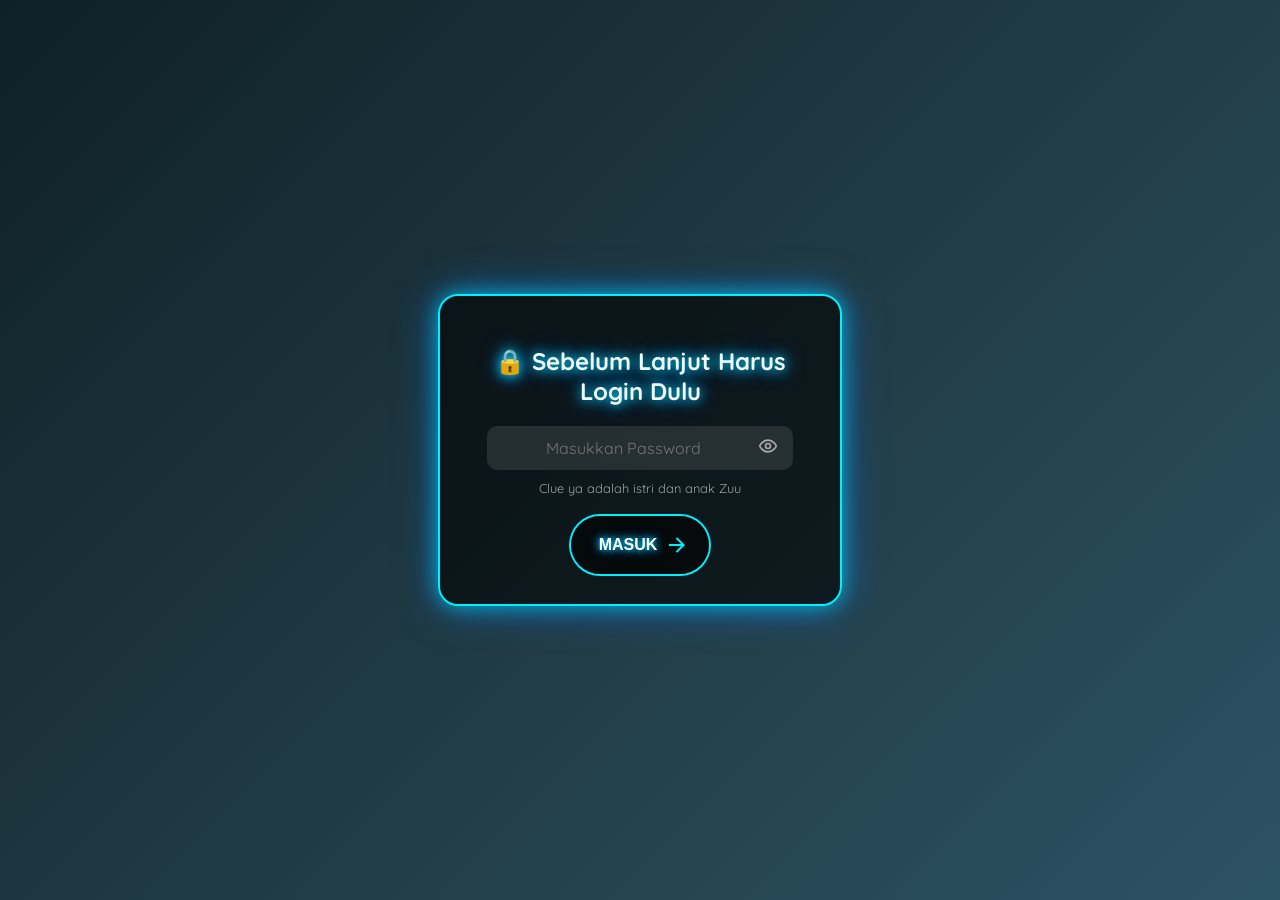
<file: ultah/index.html>
<!DOCTYPE html>
<html lang="id">

<head>
  <meta charset="UTF-8">
  <meta name="viewport" content="width=device-width, initial-scale=1.0">
  <title> Login </title>
  <link rel="stylesheet" href="css/style.css">
  <link rel="icon" type="image/x-icon" href="img/Akane.jpeg">
</head>

<body>
  <div class="login-box">
    <h2>🔒 Sebelum Lanjut Harus Login Dulu</h2>
    <div class="password-container">
      <input type="password" id="password" placeholder="Masukkan Password">
      <span id="togglePassword" class="toggle-password">
        <svg id="eye-open" xmlns="http://www.w3.org/2000/svg" width="20" height="20" viewBox="0 0 24 24" fill="none"
          stroke="currentColor" stroke-width="2" stroke-linecap="round" stroke-linejoin="round">
          <path d="M2 12s3-7 10-7 10 7 10 7-3 7-10 7-10-7-10-7Z"></path>
          <circle cx="12" cy="12" r="3"></circle>
        </svg>
        <svg id="eye-closed" xmlns="http://www.w3.org/2000/svg" width="20" height="20" viewBox="0 0 24 24" fill="none"
          stroke="currentColor" stroke-width="2" stroke-linecap="round" stroke-linejoin="round" style="display: none;">
          <path d="M9.9 9.9 4.2 4.2C2.1 6.3 1 9 1 12s1.1 5.7 3.2 7.8l5.7-5.7Z"></path>
          <path d="m14.1 14.1 5.7 5.7C21.9 17.7 23 15 23 12s-1.1-5.7-3.2-7.8l-5.7 5.7Z"></path>
          <path d="M12 17.3a5.3 5.3 0 0 1-2.8-.8l-4.9 4.9"></path>
          <path d="M1.1 1.1 22.9 22.9"></path>
          <path d="M14.8 12a2.8 2.8 0 0 0-4-4l-4.9-4.9"></path>
        </svg>
      </span>
    </div>
    <p class="clue">Clue ya adalah istri dan anak Zuu</p>
    <button class="animated-button" id="loginBtn">
      <svg viewBox="0 0 24 24" class="arr-2" xmlns="http://www.w3.org/2000/svg">
        <path
          d="M16.1716 10.9999L10.8076 5.63589L12.2218 4.22168L20 11.9999L12.2218 19.778L10.8076 18.3638L16.1716 12.9999H4V10.9999H16.1716Z">
        </path>
      </svg>
      <span class="text">MASUK</span>
      <span class="circle"></span>
      <svg viewBox="0 0 24 24" class="arr-1" xmlns="http://www.w3.org/2000/svg">
        <path
          d="M16.1716 10.9999L10.8076 5.63589L12.2218 4.22168L20 11.9999L12.2218 19.778L10.8076 18.3638L16.1716 12.9999H4V10.9999H16.1716Z">
        </path>
      </svg>
    </button>
    <div class="error" id="errorMsg">Hahaha Salah Password🤣</div>
  </div>

  <script src="js/style.js"></script>
</body>

</html>
</file>
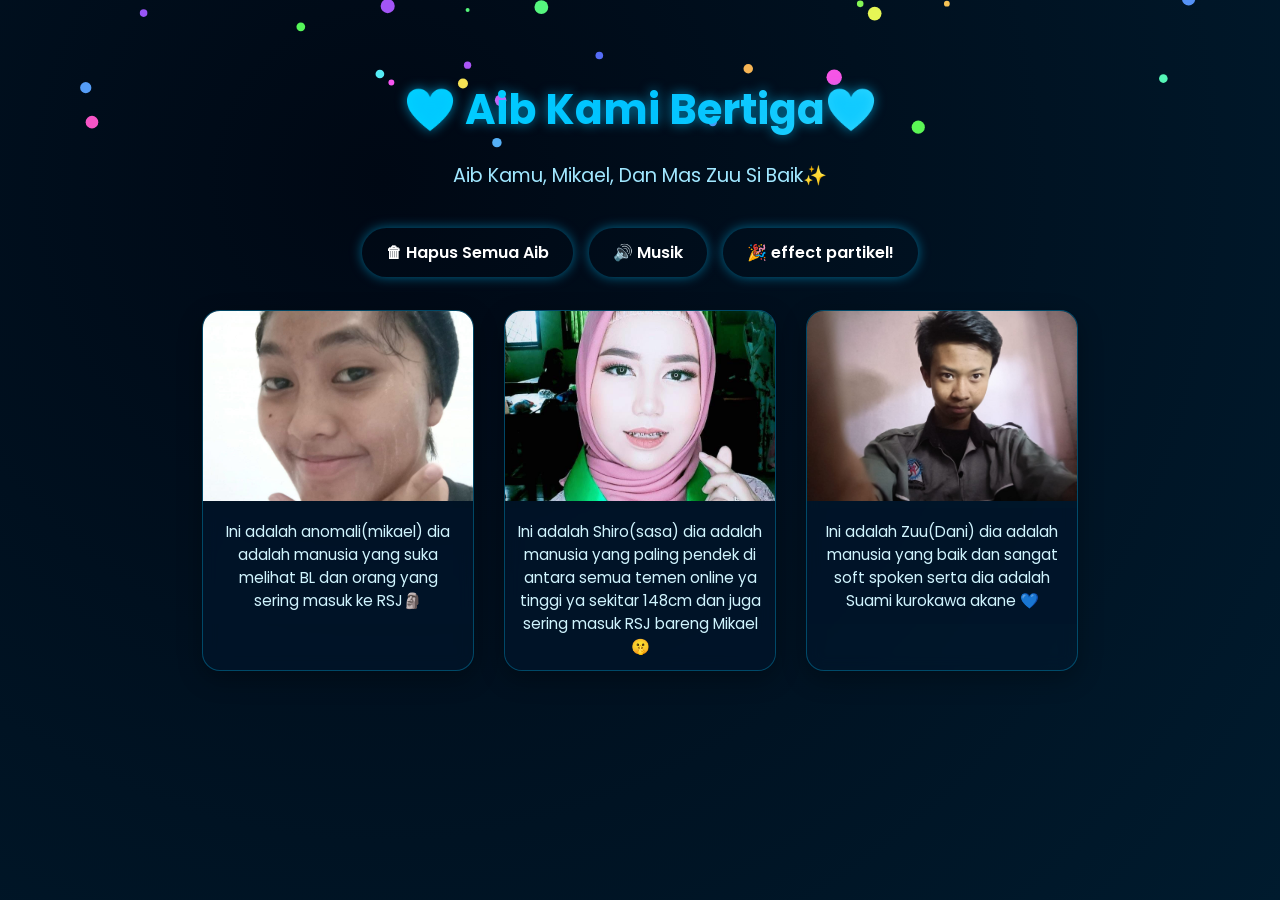
<file: ultah/aib.html>
<!DOCTYPE html>
<html lang="id">

<head>
    <meta charset="UTF-8" />
    <meta name="viewport" content="width=device-width, initial-scale=1.0" />
    <title>Aib</title>
    <link rel="icon" type="image/x-icon" href="img/Akane.jpeg" />
    <link rel="stylesheet" href="css/aib.css">
</head>

<body>
    <div class="stars"></div>
    <div class="twinkling"></div>

    <div class="container">
        <h1>💙 Aib Kami Bertiga💙</h1>
        <p class="desc">Aib Kamu, Mikael, Dan Mas Zuu Si Baik✨</p>

        <div class="controls">
            <button class="btn" id="clear-all">
                <span>🗑 Hapus Semua Aib</span>
            </button>
            <button class="btn" id="restore-all">
                <span>🔁 Pulihkan Aib</span>
            </button>
            <button class="btn" id="music-btn">
                <span>🔊 Musik</span>
            </button>
            <button class="btn" id="celebrate">
                <span>🎉 effect partikel!</span>
            </button>
        </div>

        <div class="gallery" id="gallery"></div>

        <div id="empty-state">
            <svg viewBox="0 0 24 24" fill="none" xmlns="http://www.w3.org/2000/svg">
                <circle cx="12" cy="9" r="2" fill="#00c3ff" />
                <circle cx="12" cy="9" r="1" fill="#0077ff" />
                <path
                    d="M12 14C14.2091 14 16 12.2091 16 10C16 7.79086 14.2091 6 12 6C9.79086 6 8 7.79086 8 10C8 12.2091 9.79086 14 12 14Z"
                    stroke="#00c3ff" stroke-width="1.5" />
                <path d="M5 20C5 16.134 8.13401 13 12 13C15.866 13 19 16.134 19 20" stroke="#00c3ff" stroke-width="1.5"
                    stroke-linecap="round" />
                <path d="M3 12L5 10" stroke="#ff5757" stroke-width="1.5" stroke-linecap="round" />
                <path d="M21 12L19 10" stroke="#ff5757" stroke-width="1.5" stroke-linecap="round" />
            </svg>
            <p>Yah, aibnya dihapus...<br><strong>pulihkan</strong> lagi gak! 🤬</p>
        </div>
    </div>

    <canvas id="confetti"></canvas>

    <!-- Audio Elements -->
    <audio id="bg-music" preload="none">
        <source
            src="sound/mangu.mp3"
            type="audio/mpeg">
    </audio>
    <audio id="laugh-sound" preload="auto">
        <source
            src="sound/error_CDOxCYm.mp3"
            type="audio/mpeg">
    </audio>

    <script src="js/aib.js"></script>
</body>

</html>
</file>
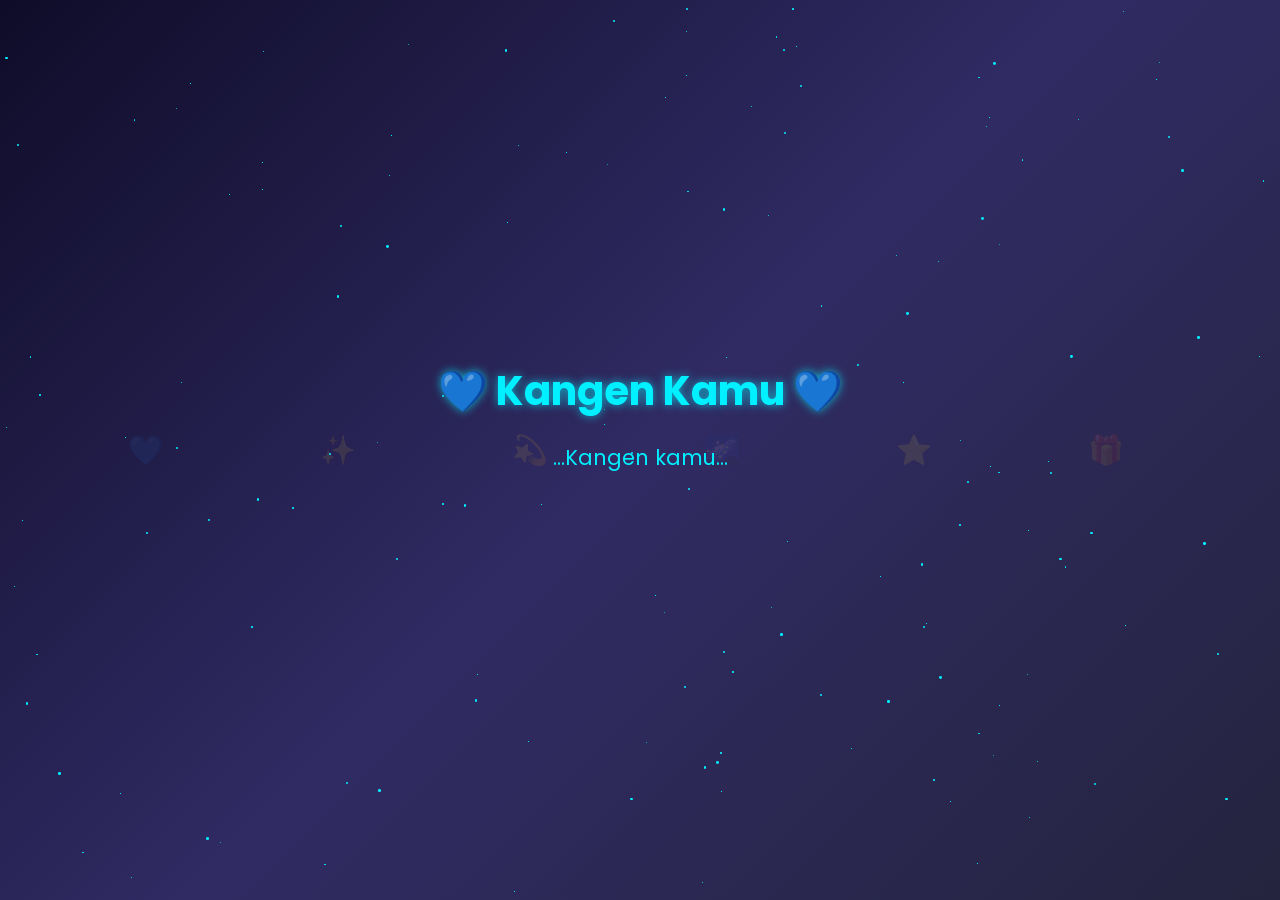
<file: ultah/bonus.html>
<!DOCTYPE html>
<html lang="id">

<head>
    <meta charset="UTF-8">
    <meta name="viewport" content="width=device-width, initial-scale=1.0">
    <title>kangen</title>
    <link rel="icon" type="image/x-icon" href="img/Akane.jpeg" />
    <link rel="stylesheet" href="css/bonus.css">
</head>

<body>
    <!-- Bintang berkelip -->
    <div class="stars" id="stars"></div>

    <!-- Elemen dekoratif mengambang -->
    <div class="decoration" style="left: 10%;">💙</div>
    <div class="decoration" style="left: 25%;">✨</div>
    <div class="decoration" style="left: 40%;">💫</div>
    <div class="decoration" style="left: 55%;">🌌</div>
    <div class="decoration" style="left: 70%;">⭐</div>
    <div class="decoration" style="left: 85%;">🎁</div>

    <div class="container">
        <h1>💙 Kangen Kamu 💙</h1>
        <div class="typewriter" id="typewriter-1">...</div>
        <div class="controls">
            <button id="play-music" style="display:none;">🔊 Putar Musik</button>
        </div>
        <div class="typewriter" id="typewriter-2" style="display:none;"></div>
    </div>

    <audio id="bg-music" loop>
        <source src="sound/asamlibrasi.mp3" type="audio/mpeg">
    </audio>

    <script src="js/bonus.js"></script>
</body>

</html>
</file>
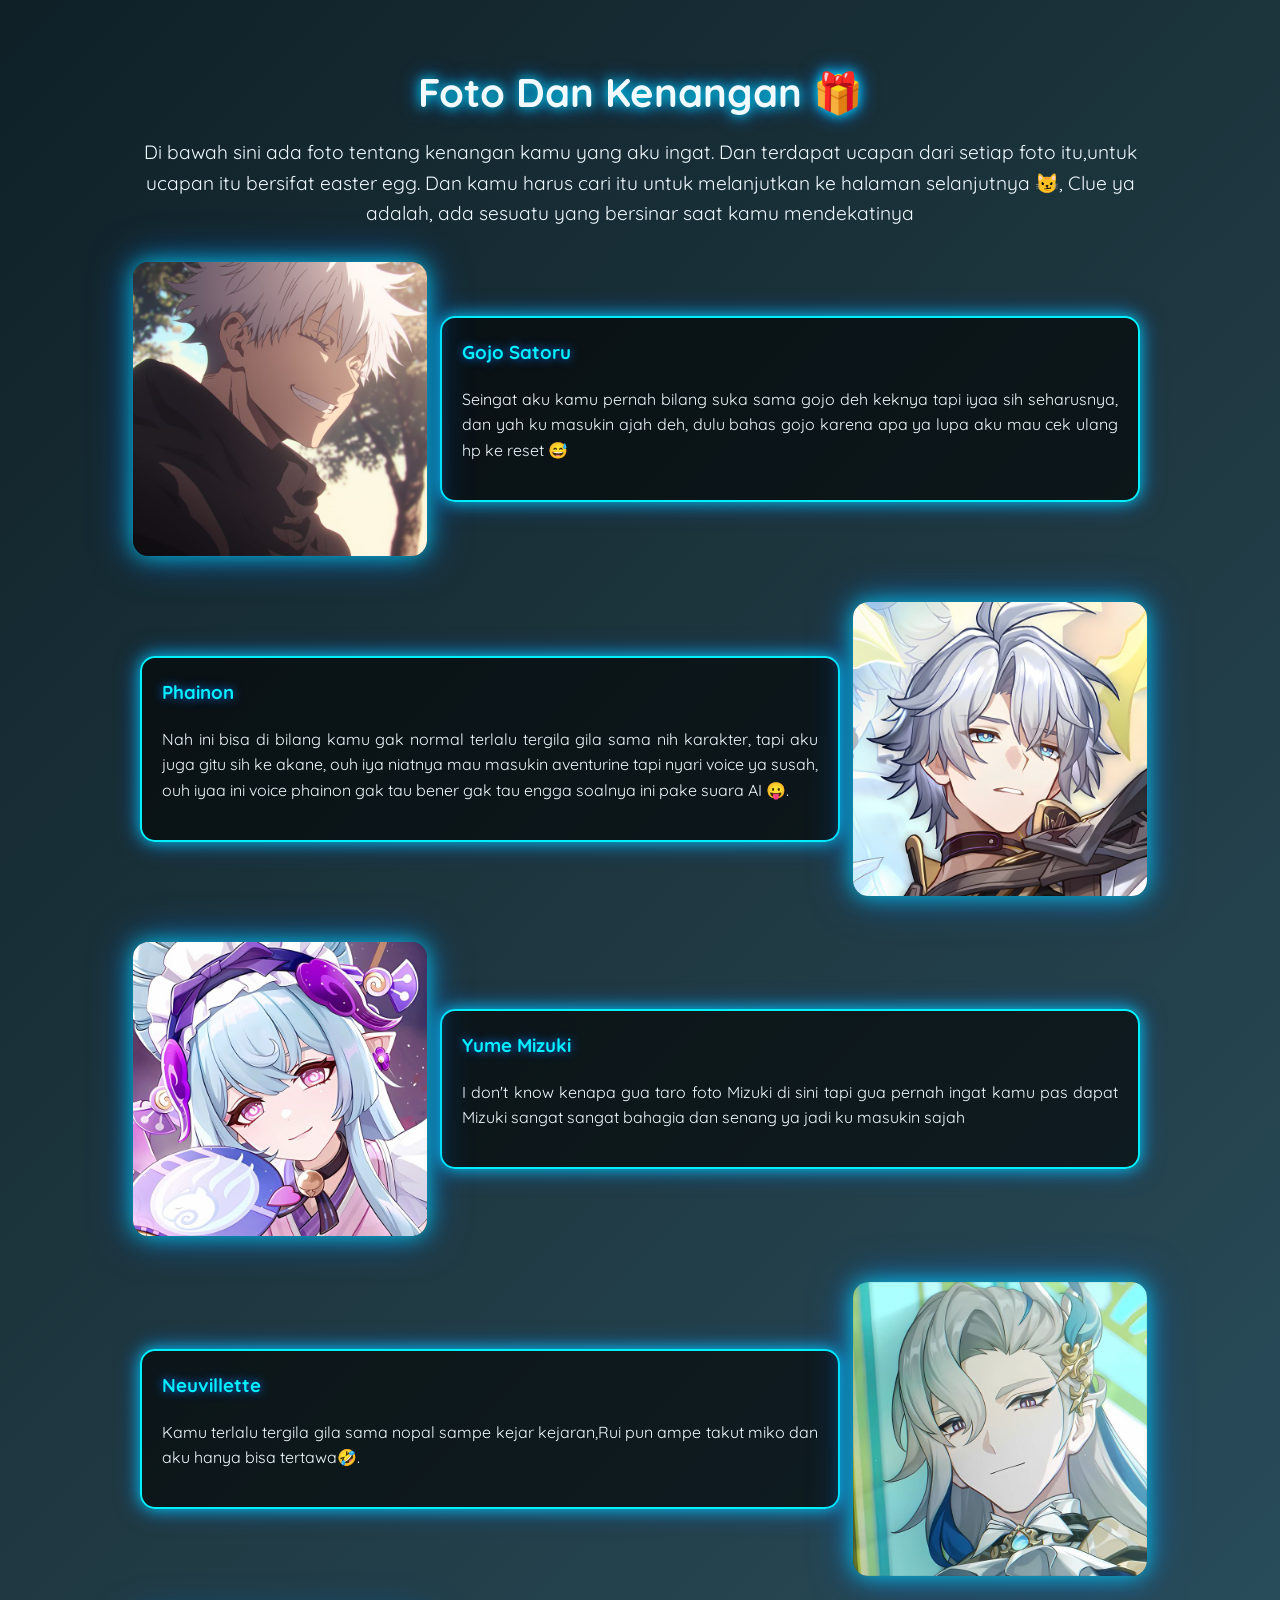
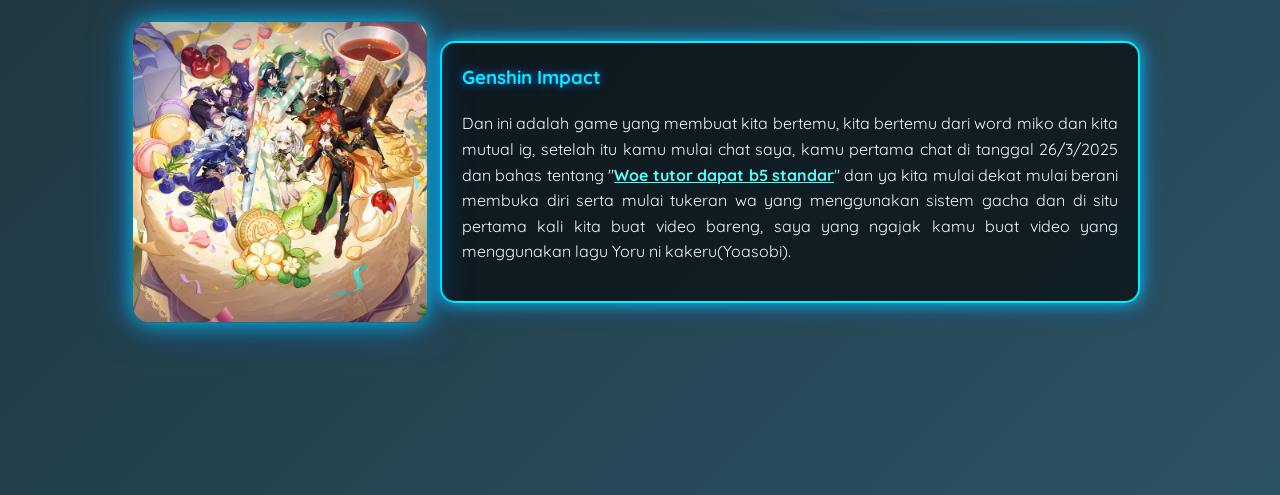
<file: ultah/foto.html>
<!DOCTYPE html>
<html lang="id">

<head>
  <meta charset="UTF-8">
  <meta name="viewport" content="width=device-width, initial-scale=1.0">
  <title>Foto Dan Kenangan</title>
  <link rel="stylesheet" href="css/foto.css">
  <link rel="icon" type="image/x-icon" href="img/Akane.jpeg"
    style="width: 150px; height: 150px; border-radius: 50%; object-fit: cover;">
</head>

<body>
  <div class="container">
    <h1 id="mainTitle">Foto Dan Kenangan <span id="giftEmoji" data-sound="sound/ciro.mp3" role="button" tabindex="0"
        title="Kejutan?">🎁</span></h1>
    <p class="intro">
      Di bawah sini ada foto tentang kenangan kamu yang aku ingat.
      Dan terdapat ucapan dari setiap foto itu,untuk ucapan itu bersifat easter egg.
      Dan kamu harus cari itu untuk melanjutkan ke halaman selanjutnya 😼, Clue ya adalah, ada sesuatu yang bersinar
      saat kamu mendekatinya
    </p>

    <div class="photo-section">
      <img src="img/gojo.jpg" alt="Foto 1" data-sound="sound/gojo.mp3" tabindex="0" role="button"
        title="Klik untuk kejutan" class="trackable-egg">
      <div class="text">
        <h3>Gojo Satoru</h3>
        <p>Seingat aku kamu pernah bilang suka sama gojo deh keknya tapi iyaa sih seharusnya, dan yah ku masukin ajah
          deh, dulu bahas gojo karena apa ya lupa aku mau cek ulang hp ke reset 😅</p>
      </div>
    </div>

    <div class="photo-section reverse">
      <img src="img/imon.jpg" alt="Foto 2" data-sound="sound/phainon.mp3" tabindex="0" role="button"
        title="Klik untuk kejutan" class="trackable-egg">
      <div class="text">
        <h3>Phainon</h3>
        <p>Nah ini bisa di bilang kamu gak normal terlalu tergila gila sama nih karakter, tapi aku juga gitu sih ke
          akane, ouh iya niatnya mau masukin aventurine tapi nyari voice ya susah, ouh iyaa ini voice phainon gak tau
          bener gak tau engga soalnya ini pake suara AI 😛.</p>
      </div>
    </div>

    <div class="photo-section">
      <img src="img/mizuki.jpg" alt="Foto 3" data-sound="sound/mizuki.mp3" tabindex="0" role="button"
        title="Klik untuk kejutan" class="trackable-egg">
      <div class="text">
        <h3>Yume Mizuki</h3>
        <p>I don't know kenapa gua taro foto Mizuki di sini tapi gua pernah ingat kamu pas dapat Mizuki sangat sangat
          bahagia dan senang ya jadi ku masukin sajah</p>
      </div>
    </div>

    <div class="photo-section reverse">
      <img src="img/nopal.jpg" alt="Foto 4" data-sound="sound/nopal.m4a" tabindex="0" role="button"
        title="Klik untuk kejutan" class="trackable-egg">
      <div class="text">
        <h3>Neuvillette</h3>
        <p>Kamu terlalu tergila gila sama nopal sampe kejar kejaran,Rui pun ampe takut miko dan aku hanya bisa
          tertawa🤣.</p>
      </div>
    </div>

    <div class="photo-section">
      <img src="img/impact.jpeg" alt="Foto Bonus" data-sound="sound/genshin.mp3" tabindex="0" role="button"
        title="Klik untuk kejutan">
      <div class="text">
        <h3>Genshin Impact</h3>
        <p>Dan ini adalah game yang membuat kita bertemu, kita bertemu dari word miko dan kita mutual ig, setelah itu
          kamu mulai chat saya, kamu pertama chat di tanggal 26/3/2025 dan bahas tentang "<span class="clickable-text"
            id="tutorB5">Woe tutor dapat b5 standar</span>" dan ya kita mulai dekat mulai berani membuka diri serta
          mulai tukeran wa yang menggunakan sistem gacha dan di situ pertama kali kita buat video bareng, saya yang
          ngajak kamu buat video yang menggunakan lagu Yoru ni kakeru(Yoasobi).</p>
      </div>
    </div>

    <div class="next-btn" id="nextBtn" aria-hidden="true">
      <div style="text-align:center">
        <div class="progress" id="progressText"></div>
        <a href="vn.html" id="nextLink">
          <button type="button" class="btn" aria-label="Lanjut">
            <strong>LANJUT 🚀</strong>
            <div id="container-stars">
              <div id="stars"></div>
            </div>
            <div id="glow">
              <div class="circle"></div>
              <div class="circle"></div>
            </div>
          </button>
        </a>
      </div>
    </div>

  </div>

  <audio id="music"></audio>

  <!-- Modal untuk Foto -->
  <div id="photoModal" class="modal-overlay">
    <span class="close-modal" id="closeModalBtn">&times;</span>
    <img class="modal-content" src="img/gg.jpg" alt="Tutor B5">
  </div>

  <div class="loader-overlay" id="loader">
    <div class="loader-wrapper">
      <span class="loader-letter">L</span>
      <span class="loader-letter">o</span>
      <span class="loader-letter">a</span>
      <span class="loader-letter">d</span>
      <span class="loader-letter">i</span>
      <span class="loader-letter">n</span>
      <span class="loader-letter">g</span>
      <span class="loader-letter">.</span>
      <span class="loader-letter">D</span>
      <span class="loader-letter">u</span>
      <span class="loader-letter">l</span>
      <span class="loader-letter">u</span>
      <div class="loader"></div>
    </div>
  </div>

  <script src="js/foto.js"></script>
</body>

</html>
</file>
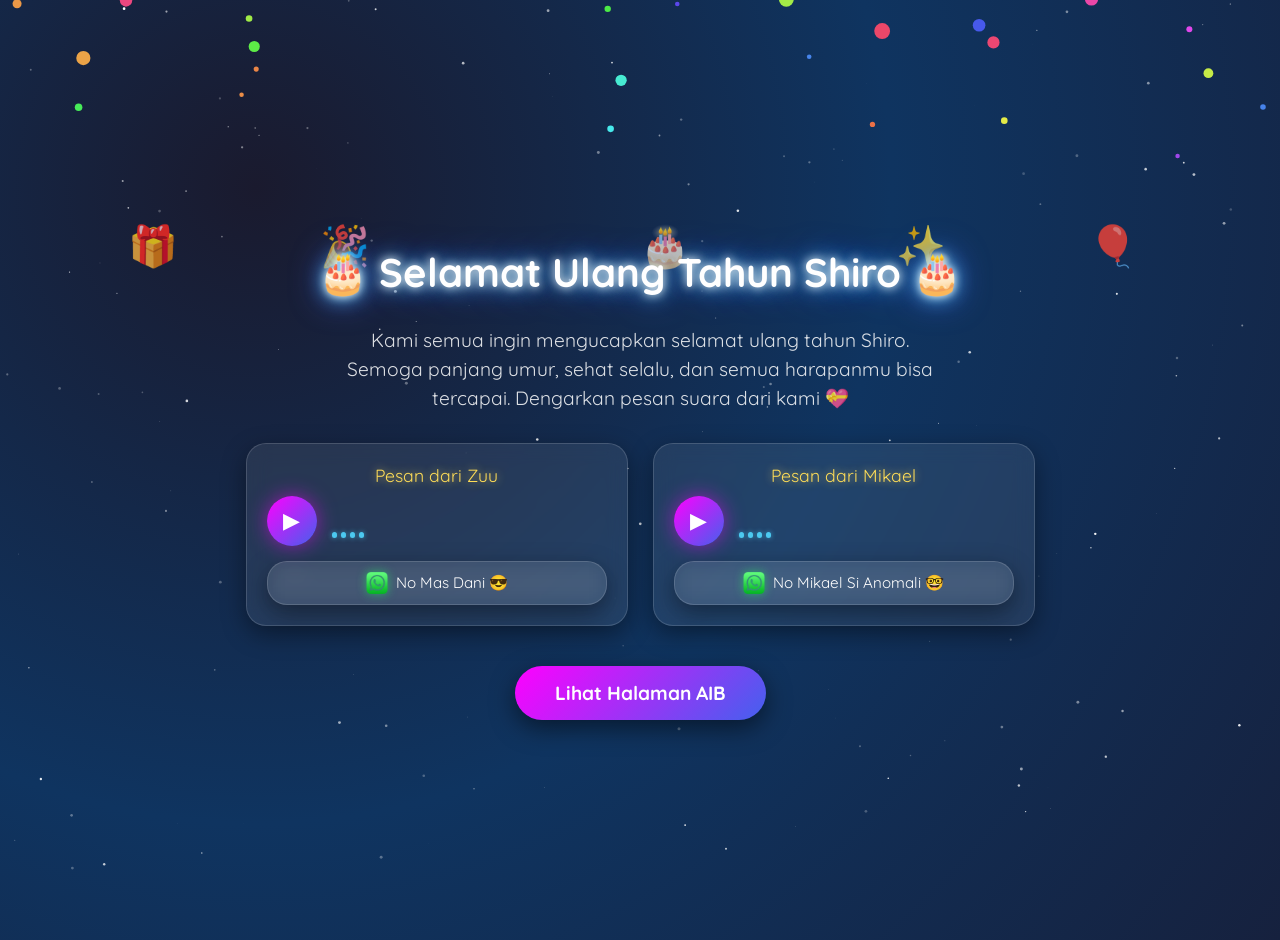
<file: ultah/vn.html>
<!DOCTYPE html>
<html lang="id">
<head>
  <meta charset="UTF-8">
  <meta name="viewport" content="width=device-width, initial-scale=1.0">
  <title>Ucapan Ulang Tahun 🎉</title>
  <link rel="stylesheet" href="css/vn.css">
  <link rel="icon" type="image/x-icon" href="img/Akane.jpeg"
    style="width: 150px; height: 150px; border-radius: 50%; object-fit: cover;">
</head>

<body>
  <canvas id="universe"></canvas>
  <canvas id="confetti"></canvas>
  <div class="main-container">
    <h1>🎂 Selamat Ulang Tahun Shiro 🎂</h1>
    <p>
      Kami semua ingin mengucapkan selamat ulang tahun Shiro.
      Semoga panjang umur, sehat selalu, dan semua harapanmu bisa tercapai.
      Dengarkan pesan suara dari kami 💝
    </p>

    <!-- Voice Note Cards -->
    <div class="vn-container">
      <div class="vn-card">
        <div class="vn-title">Pesan dari Zuu</div>
        <div class="player">
          <button class="play-btn" data-audio="sound/Zuu-Ucapan.mp3">▶</button>
          <div class="wave">
            <div class="bar"></div>
            <div class="bar"></div>
            <div class="bar"></div>
            <div class="bar"></div>
          </div>
        </div>
        <!-- Wa Zuu -->
        <a href="https://wa.me/6289507720402" target="_blank" class="whatsapp-btn">
          <img src="img/wa.png" alt="WhatsApp"> No Mas Dani 😎
        </a>
      </div>

      <div class="vn-card">
        <div class="vn-title">Pesan dari Mikael</div>
        <div class="player">
          <button class="play-btn" data-audio="sound/mikael.opus">▶</button>
          <div class="wave">
            <div class="bar"></div>
            <div class="bar"></div>
            <div class="bar"></div>
            <div class="bar"></div>
          </div>
        </div>
        <!-- Wa Mikael -->
        <a href="https://wa.me/6287786590708" target="_blank" class="whatsapp-btn">
          <img src="img/wa.png" alt="WhatsApp"> No Mikael Si Anomali 🤓
        </a>
      </div>
    </div>

    <!-- Dekorasi Balon & Kue -->
    <div class="decor balloon" style="left: 10%;">🎁</div>
    <div class="decor balloon" style="left: 25%; animation-delay: 3s;">🎉</div>
    <div class="decor" style="left: 50%; animation-delay: 6s;">🎂</div>
    <div class="decor balloon" style="left: 70%; animation-delay: 2s;">✨</div>
    <div class="decor balloon" style="left: 85%; animation-delay: 5s;">🎈</div>

    <!-- Tombol ke aib.html -->
    <div class="aib-button-container">
      <a href="aib.html" class="aib-btn">Lihat Halaman AIB</a>
    </div>

    <script src="js/vn.js"></script>
</body>
</html>
</file>
<file: ultah/css/style.css>
@import url("https://fonts.googleapis.com/css2?family=Quicksand:wght@500&display=swap");

body {
  margin: 0;
  padding: 0;
  height: 100vh;
  display: flex;
  justify-content: center;
  align-items: center;
  font-family: "Quicksand", sans-serif;
  background: linear-gradient(135deg, #0f2027, #203a43, #2c5364);
  color: #f0faff;
  overflow: hidden;
}

.login-box {
  width: 340px;
  padding: 30px;
  background: rgba(0, 0, 0, 0.6);
  border-radius: 20px;
  border: 2px solid #00f0ff;
  box-shadow: 0 0 20px rgba(0, 240, 255, 0.6), 0 0 40px rgba(0, 119, 255, 0.6);
  text-align: center;
  animation: glow-border 3s infinite alternate;
}

@keyframes glow-border {
  from {
    box-shadow: 0 0 20px rgba(0, 240, 255, 0.6), 0 0 40px rgba(0, 119, 255, 0.6);
  }

  to {
    box-shadow: 0 0 30px rgba(0, 200, 255, 0.9), 0 0 50px rgba(0, 255, 255, 0.7);
  }
}

h2 {
  margin-bottom: 20px;
  text-shadow: 0 0 12px #00f0ff, 0 0 20px #0077ff;
}

.password-container {
  position: relative;
  width: 90%;
  margin: 0 auto 20px;
}

input[type="password"],
input[type="text"] {
  width: 100%;
  margin-bottom: 0;
  padding: 12px;
  padding-right: 45px;
  /* Ruang untuk ikon mata */
  box-sizing: border-box;
  border: none;
  border-radius: 10px;
  outline: none;
  font-size: 1rem;
  font-family: "Quicksand", sans-serif;
  background: rgba(255, 255, 255, 0.1);
  color: #fff;
  text-align: center;
  transition: 0.3s ease;
}

input[type="password"]:focus,
input[type="text"]:focus {
  box-shadow: 0 0 12px #00f0ff, 0 0 20px #0077ff;
}

.toggle-password {
  position: absolute;
  top: 50%;
  right: 15px;
  transform: translateY(-50%);
  cursor: pointer;
  color: #aaa;
  transition: color 0.2s ease;
}

.toggle-password:hover {
  color: #00f0ff;
}

/* Tombol Animasi Baru */
.animated-button {
  position: relative;
  display: flex;
  align-items: center;
  gap: 4px;
  padding: 16px 36px;
  border: 4px solid;
  border-color: transparent;
  font-size: 16px;
  background-color: inherit;
  border-radius: 100px;
  font-weight: 600;
  color: #00f0ff;
  box-shadow: 0 0 0 2px #00f0ff;
  cursor: pointer;
  overflow: hidden;
  transition: all 0.6s cubic-bezier(0.23, 1, 0.32, 1);
  margin: auto;
  width: fit-content;
  /* Lebar sesuai konten */
}

.animated-button svg {
  position: absolute;
  width: 24px;
  fill: #00f0ff;
  /* Disesuaikan dengan tema */
  z-index: 9;
  transition: all 0.8s cubic-bezier(0.23, 1, 0.32, 1);
}

.animated-button .arr-1 {
  right: 16px;
}

.animated-button .arr-2 {
  left: -25%;
}

.animated-button .circle {
  position: absolute;
  top: 50%;
  left: 50%;
  transform: translate(-50%, -50%);
  width: 20px;
  height: 20px;
  background-color: #00f0ff;
  /* Disesuaikan dengan tema */
  border-radius: 50%;
  opacity: 0;
  transition: all 0.8s cubic-bezier(0.23, 1, 0.32, 1);
}

.animated-button .text {
  position: relative;
  z-index: 1;
  transform: translateX(-12px);
  transition: all 0.8s cubic-bezier(0.23, 1, 0.32, 1);
  color: #fff;
  /* Warna teks awal */
  text-shadow: 0 0 6px #00f0ff, 0 0 12px #0077ff;
}

.animated-button:hover {
  box-shadow: 0 0 0 12px transparent;
  color: #212121;
  border-radius: 12px;
}

.animated-button:hover .arr-1 {
  right: -25%;
}

.animated-button:hover .arr-2 {
  left: 16px;
}

.animated-button:hover .text {
  transform: translateX(12px);
  color: #0f2027;
  /* Warna teks saat hover */
  text-shadow: none;
}

.animated-button:hover svg {
  fill: #0f2027;
  /* Warna ikon saat hover */
}

.animated-button:active {
  scale: 0.95;
  box-shadow: 0 0 0 4px #00f0ff;
  /* Disesuaikan dengan tema */
}

.animated-button:hover .circle {
  width: 220px;
  height: 220px;
  opacity: 1;
}

/* Pesan error */
.error {
  color: #ff6b6b;
  margin-top: 10px;
  font-size: 0.9rem;
  display: none;
  text-shadow: 0 0 8px #ff0000;
}

/* Shake animation */
@keyframes shake {
  0% {
    transform: translateX(0);
  }

  25% {
    transform: translateX(-6px);
  }

  50% {
    transform: translateX(6px);
  }

  75% {
    transform: translateX(-6px);
  }

  100% {
    transform: translateX(0);
  }
}

.shake {
  animation: shake 0.4s;
}

.clue {
  font-size: 0.8rem;
  color: rgba(255, 255, 255, 0.6);
  margin-top: -10px;
  margin-bottom: 20px;
}
</file>
<file: ultah/css/aib.css>
@import url("https://fonts.googleapis.com/css2?family=Poppins:wght@400;600;700&display=swap");

body {
  margin: 0;
  font-family: "Poppins", sans-serif;
  color: white;
  background: radial-gradient(circle at 30% 20%, #000814, #001b2e);
  overflow-x: hidden;
  min-height: 100vh;
}

.stars,
.twinkling {
  position: fixed;
  top: 0;
  left: 0;
  width: 100%;
  height: 100%;
  pointer-events: none;
  z-index: 0;
}

.stars {
  background: url("https://www.script-tutorials.com/demos/360/images/stars.png")
    repeat;
}

.twinkling {
  background: url("https://www.script-tutorials.com/demos/360/images/twinkling.png")
    repeat;
  animation: moveTwink 180s linear infinite;
  z-index: 1;
}

@keyframes moveTwink {
  from {
    background-position: 0 0;
  }

  to {
    background-position: -10000px 5000px;
  }
}

.container {
  position: relative;
  z-index: 2;
  text-align: center;
  padding: 50px 20px;
}

h1 {
  font-size: 2.6em;
  background: linear-gradient(90deg, #00f3ff, #00c3ff, #7df9ff);
  -webkit-background-clip: text;
  color: transparent;
  animation: shimmer 3s infinite alternate;
  text-shadow: 0 0 12px rgba(0, 195, 255, 0.6);
  margin-bottom: 20px;
}

@keyframes shimmer {
  0% {
    background-position: 0% 50%;
  }

  100% {
    background-position: 100% 50%;
  }
}

.desc {
  font-size: 1.2em;
  margin-bottom: 30px;
  color: #a0e7ff;
  max-width: 600px;
  margin-left: auto;
  margin-right: auto;
}

.btn {
  position: relative;
  padding: 12px 24px;
  font-family: "Poppins", sans-serif;
  font-weight: 600;
  font-size: 1em;
  color: white;
  background: transparent;
  border: none;
  border-radius: 50px;
  overflow: hidden;
  cursor: pointer;
  outline: none;
  margin: 8px;
  box-shadow: 0 0 12px rgba(0, 195, 255, 0.5);
  transition: transform 0.2s;
}

.btn::before {
  content: "";
  position: absolute;
  top: 0;
  left: 0;
  width: 100%;
  height: 100%;
  background: linear-gradient(90deg, #00c3ff, #0077ff);
  z-index: -1;
  opacity: 0.85;
  transform: scaleX(0);
  transform-origin: right;
  transition: transform 0.5s ease-in-out;
}

.btn:hover::before {
  transform: scaleX(1);
  transform-origin: left;
}

.btn span {
  position: relative;
  z-index: 1;
}

#music-btn.playing::before {
  background: linear-gradient(90deg, #ff5757, #ff0055) !important;
}

.controls {
  display: flex;
  justify-content: center;
  flex-wrap: wrap;
  margin: 25px 0;
}

.gallery {
  display: flex;
  flex-wrap: wrap;
  justify-content: center;
  gap: 30px;
  margin-top: 20px;
}

.photo-card {
  width: 270px;
  background: rgba(0, 25, 50, 0.45);
  border-radius: 18px;
  overflow: hidden;
  box-shadow: 0 8px 25px rgba(0, 0, 0, 0.3);
  backdrop-filter: blur(8px);
  border: 1px solid rgba(0, 195, 255, 0.3);
  transform: translateY(30px);
  opacity: 0;
  animation: fadeUp 0.8s forwards;
}

@keyframes fadeUp {
  to {
    opacity: 1;
    transform: translateY(0);
  }
}

.photo-card img {
  width: 100%;
  height: 190px;
  object-fit: cover;
}

.photo-card p {
  padding: 12px;
  color: #d0f5ff;
  font-size: 0.95em;
  margin: 0;
  background: rgba(0, 20, 40, 0.5);
}

#empty-state {
  display: none;
  text-align: center;
  margin-top: 40px;
  padding: 0 20px;
}

#empty-state svg {
  width: 200px;
  height: 200px;
  margin-bottom: 20px;
  filter: drop-shadow(0 0 10px rgba(0, 195, 255, 0.4));
}

#empty-state p {
  font-size: 1.3em;
  color: #7df9ff;
  max-width: 500px;
  margin: 0 auto;
  line-height: 1.5;
}

#confetti {
  position: fixed;
  top: 0;
  left: 0;
  width: 100%;
  height: 100%;
  z-index: 1;
  pointer-events: none;
}

@keyframes fadeOut {
  to {
    opacity: 0;
    transform: scale(0.85) translateY(40px);
  }
}

.removing {
  animation: fadeOut 0.5s forwards;
}

#restore-all {
  display: none;
}
</file>
<file: ultah/css/bonus.css>
@import url("https://fonts.googleapis.com/css2?family=Poppins:wght@300;400;600&display=swap");

body {
  margin: 0;
  font-family: "Poppins", sans-serif;
  background: linear-gradient(135deg, #0f0c29, #302b63, #24243e);
  color: #fff;
  height: 100vh;
  overflow: hidden;
  display: flex;
  justify-content: center;
  align-items: center;
  text-align: center;
}

.container {
  position: relative;
  z-index: 10;
  padding: 30px;
  max-width: 600px;
}

h1 {
  font-size: 2.5em;
  margin-bottom: 20px;
  color: #00f0ff; /* Biru neon */
  text-shadow: 0 0 10px rgba(0, 240, 255, 0.7);
  animation: slideInTop 1s ease-out;
}

.typewriter {
  font-size: 1.3em;
  margin: 20px 0;
  white-space: pre-line;
  line-height: 1.6;
  text-align: center;
  color: #00f0ff; /* Biru neon */
  min-height: 100px;
  animation: slideInBottom 1s ease-out;
}

.controls {
  margin-top: 25px;
}

button {
  background: transparent;
  color: #00f0ff; /* Biru neon */
  border: 2px solid #00f0ff; /* Biru neon */
  padding: 10px 20px;
  margin: 5px;
  border-radius: 30px;
  cursor: pointer;
  font-weight: 600;
  transition: all 0.3s;
  box-shadow: 0 0 8px rgba(0, 240, 255, 0.5);
  animation: pulse 2s infinite;
}

button:hover {
  background: rgba(0, 240, 255, 0.2);
  transform: scale(1.1);
  box-shadow: 0 0 20px rgba(0, 240, 255, 0.9);
}

.stars {
  position: absolute;
  top: 0;
  left: 0;
  width: 100%;
  height: 100%;
  pointer-events: none;
}

.star {
  position: absolute;
  background: #00f0ff; /* Biru neon */
  border-radius: 50%;
  animation: twinkle 3s infinite ease-in-out;
}

@keyframes twinkle {
  0%,
  100% {
    opacity: 0.3;
  }
  50% {
    opacity: 1;
  }
}

.decoration {
  position: absolute;
  font-size: 1.8em;
  opacity: 0.1;
  z-index: 0;
  animation: float 15s infinite linear;
}

@keyframes float {
  from {
    transform: translateY(100vh) rotate(0deg);
  }
  to {
    transform: translateY(-100px) rotate(360deg);
  }
}

@keyframes slideInTop {
  from {
    transform: translateY(-50px);
    opacity: 0;
  }
  to {
    transform: translateY(0);
    opacity: 1;
  }
}

@keyframes slideInBottom {
  from {
    transform: translateY(50px);
    opacity: 0;
  }
  to {
    transform: translateY(0);
    opacity: 1;
  }
}

@keyframes pulse {
  0%,
  100% {
    box-shadow: 0 0 8px rgba(0, 240, 255, 0.5);
  }
  50% {
    box-shadow: 0 0 20px rgba(0, 240, 255, 0.8);
  }
}
@media (max-width: 600px) {
  h1 {
    font-size: 2em;
  }

  .typewriter {
    font-size: 1.1em;
  }

  button {
    padding: 8px 16px;
    font-size: 0.9em;
  }
}
</file>
<file: ultah/css/foto.css>
@import url("https://fonts.googleapis.com/css2?family=Quicksand:wght@500&display=swap");

body {
  margin: 0;
  padding: 0;
  font-family: "Quicksand", sans-serif;
  background: linear-gradient(135deg, #0f2027, #203a43, #2c5364);
  color: #f0faff;
  overflow-x: hidden;
}

.container {
  max-width: 1000px;
  margin: auto;
  padding: 40px 20px;
}

h1 {
  text-align: center;
  font-size: 2.5rem;
  text-shadow: 0 0 12px #00f0ff, 0 0 20px #0077ff;
  margin-bottom: 20px;
}

h1 > span {
  display: inline-block;
  cursor: pointer;
  transition: transform 0.2s ease;
}

h1 > span:hover {
  transform: scale(1.2) rotate(10deg);
}

h1 > span.played {
  transform: scale(0.9);
  opacity: 0.7;
  cursor: default;
}

p.intro {
  text-align: center;
  font-size: 1.2rem;
  margin-bottom: 40px;
  line-height: 1.6;
}

/* Gambar sebagai easter-egg (lebih subtle): fokus dan hover menampilkan ring */
.photo-section img {
  width: 28%;
  border-radius: 15px;
  transform: scale(1.05);
  box-shadow: 0 0 20px rgba(0, 240, 255, 0.7), 0 0 40px rgba(0, 119, 255, 0.6);
  transition: transform 0.3s ease, box-shadow 0.3s ease, outline 0.15s ease;
  cursor: pointer;
  outline: none;
}

.photo-section img:focus {
  box-shadow: 0 0 28px rgba(0, 240, 255, 0.95), 0 0 48px rgba(0, 119, 255, 0.8);
  transform: scale(1.08);
}

.photo-section {
  display: flex;
  align-items: center;
  margin-bottom: 60px;
  gap: 20px;
  flex-wrap: wrap;
  opacity: 0;
  transform: translateY(30px);
  transition: all 1s ease;
}

.photo-section.show {
  opacity: 1;
  transform: translateY(0);
}

.photo-section img {
  width: 28%;
  border-radius: 15px;
  transform: scale(1.05);
  box-shadow: 0 0 20px rgba(0, 240, 255, 0.7), 0 0 40px rgba(0, 119, 255, 0.6);
  transition: transform 0.3s ease, box-shadow 0.3s ease;
  cursor: pointer;
}

.photo-section img:hover {
  transform: scale(1.12);
  box-shadow: 0 0 25px rgba(0, 240, 255, 0.9), 0 0 45px rgba(0, 180, 255, 0.8);
}

.photo-section .text {
  flex: 1;
  font-size: 1rem;
  line-height: 1.6;
  text-align: justify;
  background: rgba(0, 0, 0, 0.6);
  padding: 20px;
  border-radius: 15px;
  border: 2px solid #00f0ff;
  box-shadow: 0 0 15px rgba(0, 240, 255, 0.7), 0 0 25px rgba(0, 119, 255, 0.6);
  user-select: none;
  animation: glow-border 3s infinite alternate;
}

@keyframes glow-border {
  from {
    box-shadow: 0 0 15px rgba(0, 240, 255, 0.7), 0 0 25px rgba(0, 119, 255, 0.6);
  }

  to {
    box-shadow: 0 0 30px rgba(0, 200, 255, 0.9), 0 0 50px rgba(0, 255, 255, 0.7);
  }
}

.photo-section .text h3 {
  margin-top: 0;
  color: #00f0ff;
  text-shadow: 0 0 10px #0077ff;
}

.photo-section.reverse {
  flex-direction: row-reverse;
}

/* Responsive */
@media (max-width: 768px) {
  .photo-section {
    flex-direction: column !important;
    text-align: center;
  }

  .photo-section img {
    width: 80%;
  }

  .photo-section .text {
    text-align: center;
  }
}

/* === LOADER === */
.loader-overlay {
  position: fixed;
  top: 0;
  left: 0;
  width: 100%;
  height: 100%;
  background: rgba(0, 0, 0, 0.85);
  display: none;
  justify-content: center;
  align-items: center;
  z-index: 9999;
}

.loader-wrapper {
  position: relative;
  display: flex;
  align-items: center;
  justify-content: center;
  width: 180px;
  height: 180px;
  font-family: "Inter", sans-serif;
  font-size: 1.2em;
  font-weight: 300;
  color: white;
  border-radius: 50%;
  background-color: transparent;
  user-select: none;
}

.loader {
  position: absolute;
  top: 0;
  left: 0;
  width: 100%;
  aspect-ratio: 1 / 1;
  border-radius: 50%;
  background-color: transparent;
  animation: loader-rotate 2s linear infinite;
  z-index: 0;
}

@keyframes loader-rotate {
  0% {
    transform: rotate(90deg);
    box-shadow: 0 10px 20px 0 #fff inset, 0 20px 30px 0 #00f0ff inset,
      0 60px 60px 0 #471eec inset;
  }

  50% {
    transform: rotate(270deg);
    box-shadow: 0 10px 20px 0 #fff inset, 0 20px 10px 0 #0077ff inset,
      0 40px 60px 0 #203a43 inset;
  }

  100% {
    transform: rotate(450deg);
    box-shadow: 0 10px 20px 0 #fff inset, 0 20px 30px 0 #00f0ff inset,
      0 60px 60px 0 #471eec inset;
  }
}

.loader-letter {
  display: inline-block;
  opacity: 0.4;
  animation: loader-letter-anim 2s infinite;
  z-index: 1;
}

.loader-letter:nth-child(1) {
  animation-delay: 0s;
}

.loader-letter:nth-child(2) {
  animation-delay: 0.1s;
}

.loader-letter:nth-child(3) {
  animation-delay: 0.2s;
}

.loader-letter:nth-child(4) {
  animation-delay: 0.3s;
}

.loader-letter:nth-child(5) {
  animation-delay: 0.4s;
}

.loader-letter:nth-child(6) {
  animation-delay: 0.5s;
}

.loader-letter:nth-child(7) {
  animation-delay: 0.6s;
}

.loader-letter:nth-child(8) {
  animation-delay: 0.7s;
}

.loader-letter:nth-child(9) {
  animation-delay: 0.8s;
}

.loader-letter:nth-child(10) {
  animation-delay: 0.9s;
}

@keyframes loader-letter-anim {
  0%,
  100% {
    opacity: 0.4;
    transform: translateY(0);
  }

  20% {
    opacity: 1;
    transform: scale(1.15);
  }

  40% {
    opacity: 0.7;
    transform: translateY(0);
  }
}

/* Tombol Lanjut (Uiverse.io modif sesuai tema) */
.next-btn {
  display: flex;
  justify-content: center;
  align-items: center;
  margin: 40px auto 0;
  width: 100%;
  opacity: 0;
  pointer-events: none;
  transform: translateY(20px);
  transition: opacity 0.6s ease, transform 0.6s ease;
}

.next-btn.show {
  opacity: 1;
  pointer-events: auto;
  transform: translateY(0);
}

.next-btn a {
  text-decoration: none;
}

.progress {
  color: #c7f8ff;
  font-size: 0.95rem;
  margin-bottom: 10px;
  text-align: center;
  text-shadow: 0 0 8px rgba(0, 240, 255, 0.6);
  user-select: none;
}

.next-caption {
  margin-top: 10px;
  font-size: 0.85rem;
  color: rgba(240, 255, 255, 0.85);
  text-align: center;
  opacity: 0.9;
}

.btn {
  display: flex;
  justify-content: center;
  align-items: center;
  width: 13rem;
  height: 3.2rem;
  overflow: hidden;
  background-size: 300% 300%;
  cursor: pointer;
  border-radius: 5rem;
  transition: 0.5s;
  animation: gradient_301 6s ease infinite;
  border: double 3px transparent;
  background-image: linear-gradient(#0f2027, #0f2027),
    linear-gradient(
      137.48deg,
      #00f0ff 10%,
      #0077ff 45%,
      #8f51ea 75%,
      #2c5364 95%
    );
  background-origin: border-box;
  background-clip: content-box, border-box;
  position: relative;
  box-shadow: 0 8px 30px rgba(0, 120, 255, 0.12);
}

.btn .strong {
  display: flex;
  align-items: center;
  gap: 8px;
}

strong {
  z-index: 2;
  font-size: 14px;
  letter-spacing: 3px;
  color: #ffffff;
  text-shadow: 0 0 6px #00f0ff, 0 0 12px #0077ff;
  font-family: "Quicksand", sans-serif;
}

#container-stars {
  position: absolute;
  z-index: -1;
  width: 100%;
  height: 100%;
  border-radius: 5rem;
  overflow: hidden;
}

#stars,
#stars::before,
#stars::after {
  position: absolute;
  content: "";
  width: 200rem;
  height: 200rem;
  background-image: radial-gradient(#ffffff 1px, transparent 1%);
  background-size: 50px 50px;
}

#stars {
  top: 0;
  left: -100rem;
  animation: animStarRotate 120s linear infinite;
}

#stars::before {
  top: 0;
  left: -50%;
  opacity: 0.4;
  animation: animStar 90s linear infinite;
}

#stars::after {
  top: -10rem;
  left: -100rem;
  animation: animStar 100s linear infinite;
  opacity: 0.6;
}

#glow {
  position: absolute;
  display: flex;
  width: 12rem;
}

.circle {
  width: 100%;
  height: 30px;
  filter: blur(2rem);
  animation: pulse_3011 4s infinite;
  z-index: -1;
}

.circle:nth-of-type(1) {
  background: rgba(0, 240, 255, 0.6);
}

.circle:nth-of-type(2) {
  background: rgba(0, 119, 255, 0.6);
}

.btn:hover {
  transform: scale(1.08);
  box-shadow: 0 0 25px rgba(0, 240, 255, 0.8), 0 0 45px rgba(0, 119, 255, 0.6);
}

.btn:active {
  border: double 3px #00f0ff;
  animation: none;
}

@keyframes animStar {
  from {
    transform: translateY(0);
  }

  to {
    transform: translateY(-135rem);
  }
}

@keyframes animStarRotate {
  from {
    transform: rotate(360deg);
  }

  to {
    transform: rotate(0);
  }
}

@keyframes gradient_301 {
  0% {
    background-position: 0% 50%;
  }

  50% {
    background-position: 100% 50%;
  }

  100% {
    background-position: 0% 50%;
  }
}

@keyframes pulse_3011 {
  0% {
    transform: scale(0.75);
    box-shadow: 0 0 0 0 rgba(0, 240, 255, 0.5);
  }

  70% {
    transform: scale(1);
    box-shadow: 0 0 0 10px rgba(0, 240, 255, 0);
  }

  100% {
    transform: scale(0.75);
    box-shadow: 0 0 0 0 rgba(0, 240, 255, 0);
  }
}

/* Confetti */
.confetti {
  position: fixed;
  width: 10px;
  height: 10px;
  top: -10px;
  animation: fall 3s linear forwards;
  z-index: 9999;
}

@keyframes fall {
  to {
    transform: translateY(100vh) rotate(360deg);
    opacity: 0;
  }
}

/* Teks yang bisa diklik */
.clickable-text {
  color: #4dffff;
  text-decoration: underline;
  cursor: pointer;
  font-weight: bold;
  transition: color 0.3s, text-shadow 0.3s;
}

.clickable-text:hover {
  color: #ffffff;
  text-shadow: 0 0 8px #00f0ff;
}

/* Modal Overlay untuk Foto */
.modal-overlay {
  position: fixed;
  top: 0;
  left: 0;
  width: 100%;
  height: 100%;
  background: rgba(0, 0, 0, 0.85);
  display: none;
  /* Sembunyi secara default */
  justify-content: center;
  align-items: center;
  z-index: 10000;
  backdrop-filter: blur(5px);
  animation: fadeInModal 0.4s ease;
}

@keyframes fadeInModal {
  from {
    opacity: 0;
  }

  to {
    opacity: 1;
  }
}

.modal-content {
  max-width: 90%;
  max-height: 85vh;
  border-radius: 10px;
  box-shadow: 0 0 30px rgba(0, 240, 255, 0.7);
  border: 2px solid #00f0ff;
  aspect-ratio: 9 / 16;
  /* Menetapkan rasio aspek 9:16 */
  object-fit: cover;
  /* Memastikan gambar mengisi bingkai tanpa distorsi */
}

.close-modal {
  position: absolute;
  top: 20px;
  right: 35px;
  color: #fff;
  font-size: 40px;
  font-weight: bold;
  cursor: pointer;
  transition: color 0.3s, transform 0.3s;
}

.close-modal:hover {
  color: #ff4780;
  transform: scale(1.2);
}
</file>
<file: ultah/css/vn.css>
@import url("https://fonts.googleapis.com/css2?family=Quicksand:wght@500&display=swap");

body {
  margin: 0;
  padding: 20px;
  min-height: 100vh;
  display: flex;
  flex-direction: column;
  justify-content: center;
  align-items: center;
  font-family: "Quicksand", sans-serif;
  background: radial-gradient(circle at 20% 20%, #1a1a2e, #0f3460, #16213e);
  color: white;
  text-align: center;
  overflow: hidden;
}

canvas#universe,
canvas#confetti {
  position: fixed;
  top: 0;
  left: 0;
  width: 100%;
  height: 100%;
  z-index: -2;
}

.main-container {
  display: flex;
  flex-direction: column;
  align-items: center;
  width: 100%;
  max-width: 1200px;
  z-index: 2;
}

h1 {
  font-size: 2.5em;
  margin-bottom: 10px;
  text-shadow: 0 0 10px #fff, 0 0 20px #4cc9f0, 0 0 35px #4361ee;
  animation: fadeInDown 1.2s ease;
}

p {
  font-size: 1.2em;
  margin-bottom: 30px;
  max-width: 600px;
  line-height: 1.5;
  color: rgba(255, 255, 255, 0.85);
  opacity: 0;
  animation: fadeIn 1.5s ease forwards;
  animation-delay: 0.5s;
}

.vn-container {
  display: flex;
  flex-wrap: wrap;
  justify-content: center;
  gap: 25px;
  width: 100%;
}

/* === Voice note card ala uiverse.io === */
.vn-card {
  background: rgba(255, 255, 255, 0.08);
  border-radius: 20px;
  padding: 20px;
  width: 100%;
  max-width: 340px;
  backdrop-filter: blur(10px);
  border: 1px solid rgba(255, 255, 255, 0.15);
  box-shadow: 0 8px 25px rgba(0, 0, 0, 0.4);
  transition: transform 0.3s ease, box-shadow 0.3s ease;
  opacity: 0;
  transform: translateY(30px);
  animation: fadeUp 1s forwards;
}

.vn-card:nth-of-type(1) {
  animation-delay: 0.8s;
}
.vn-card:nth-of-type(2) {
  animation-delay: 1.2s;
}

.vn-card:hover {
  transform: translateY(-5px) scale(1.03);
  box-shadow: 0 12px 35px rgba(0, 0, 0, 0.6), 0 0 25px rgba(255, 0, 255, 0.5),
    0 0 40px rgba(67, 97, 238, 0.4);
}

.vn-title {
  font-size: 1.1em;
  margin-bottom: 10px;
  color: #ffdd57;
  text-shadow: 0 0 8px rgba(255, 221, 87, 0.7);
}

.player {
  display: flex;
  align-items: center;
  justify-content: space-between;
  margin-bottom: 15px;
}

.play-btn {
  width: 50px;
  height: 50px;
  border-radius: 50%;
  background: linear-gradient(135deg, #ff00ff, #4361ee);
  border: none;
  color: white;
  font-size: 22px;
  cursor: pointer;
  display: flex;
  align-items: center;
  justify-content: center;
  transition: transform 0.25s ease, box-shadow 0.3s ease;
  box-shadow: 0 0 20px rgba(255, 0, 255, 0.5);
  flex-shrink: 0;
  margin-right: 15px;
}

.play-btn:hover {
  transform: scale(1.15) rotate(8deg);
  box-shadow: 0 0 30px rgba(255, 0, 255, 0.8);
}

.wave {
  display: flex;
  align-items: flex-end;
  gap: 4px;
  height: 35px;
  width: 100%;
}

.bar {
  width: 5px;
  height: 6px;
  background: #4cc9f0;
  border-radius: 3px;
  animation: bounce 1s infinite ease-in-out;
  animation-play-state: paused;
  box-shadow: 0 0 5px rgba(76, 201, 240, 0.7);
}

.bar:nth-child(2) {
  animation-delay: 0.2s;
}
.bar:nth-child(3) {
  animation-delay: 0.4s;
}
.bar:nth-child(4) {
  animation-delay: 0.6s;
}

@keyframes bounce {
  0%,
  100% {
    height: 6px;
  }
  50% {
    height: 28px;
  }
}

/* Animasi fade */
@keyframes fadeInDown {
  from {
    opacity: 0;
    transform: translateY(-30px);
  }
  to {
    opacity: 1;
    transform: translateY(0);
  }
}

@keyframes fadeIn {
  to {
    opacity: 1;
  }
}

@keyframes fadeUp {
  to {
    opacity: 1;
    transform: translateY(0);
  }
}

/* === Tombol WhatsApp === */
.whatsapp-btn {
  background: rgba(255, 255, 255, 0.08);
  border-radius: 20px;
  padding: 10px 15px;
  display: flex;
  align-items: center;
  justify-content: center;
  backdrop-filter: blur(10px);
  border: 1px solid rgba(255, 255, 255, 0.15);
  box-shadow: 0 8px 25px rgba(0, 0, 0, 0.4);
  text-decoration: none;
  color: white;
  font-size: 0.95em;
  transition: transform 0.3s ease, box-shadow 0.3s ease;
  margin-top: 15px;
  cursor: pointer;
}

.whatsapp-btn:hover {
  transform: translateY(-5px) scale(1.05);
  box-shadow: 0 12px 35px rgba(0, 0, 0, 0.6), 0 0 25px rgba(37, 211, 102, 0.5);
}

.whatsapp-btn img {
  width: 22px;
  height: 22px;
  margin-right: 8px;
  filter: drop-shadow(0 0 5px rgba(37, 211, 102, 0.8));
}

/* === BALON & KUE === */
.decor {
  position: absolute;
  font-size: 2.5rem;
  animation: floatUp 12s linear infinite;
  z-index: -1;
  opacity: 0.8;
}

@keyframes floatUp {
  0% {
    transform: translateY(100vh) scale(1);
    opacity: 0;
  }
  20% {
    opacity: 1;
  }
  80% {
    opacity: 1;
  }
  100% {
    transform: translateY(-120px) scale(1.2);
    opacity: 0;
  }
}

.balloon {
  cursor: pointer;
}

.balloon.pop {
  transform: scale(1.5);
  opacity: 0;
  transition: transform 0.4s ease, opacity 0.4s ease;
}

/* Responsive */
@media (max-width: 768px) {
  body {
    padding: 15px;
  }
  h1 {
    font-size: 2em;
    margin-bottom: 15px;
  }
  p {
    font-size: 1em;
    margin-bottom: 25px;
  }
  .vn-container {
    gap: 20px;
  }
  .vn-card {
    max-width: 100%;
    padding: 15px;
  }
  .play-btn {
    width: 45px;
    height: 45px;
    font-size: 20px;
    margin-right: 10px;
  }
  .decor {
    font-size: 2rem;
  }
  .whatsapp-btn {
    font-size: 0.9em;
  }
  .whatsapp-btn img {
    width: 20px;
    height: 20px;
  }
}
/* === Tombol AIB === */
.aib-button-container {
  margin-top: 40px;
  z-index: 3;
}

.aib-btn {
  background: linear-gradient(135deg, #ff00ff, #4361ee);
  border: none;
  border-radius: 50px;
  padding: 15px 40px;
  color: white;
  font-size: 1.2em;
  font-weight: bold;
  text-decoration: none;
  cursor: pointer;
  box-shadow: 0 8px 25px rgba(0, 0, 0, 0.5);
  transition: all 0.3s ease;
  display: inline-block;
}

.aib-btn:hover {
  transform: translateY(-5px) scale(1.05);
  box-shadow: 0 12px 30px rgba(255, 0, 255, 0.7);
}
</file>
